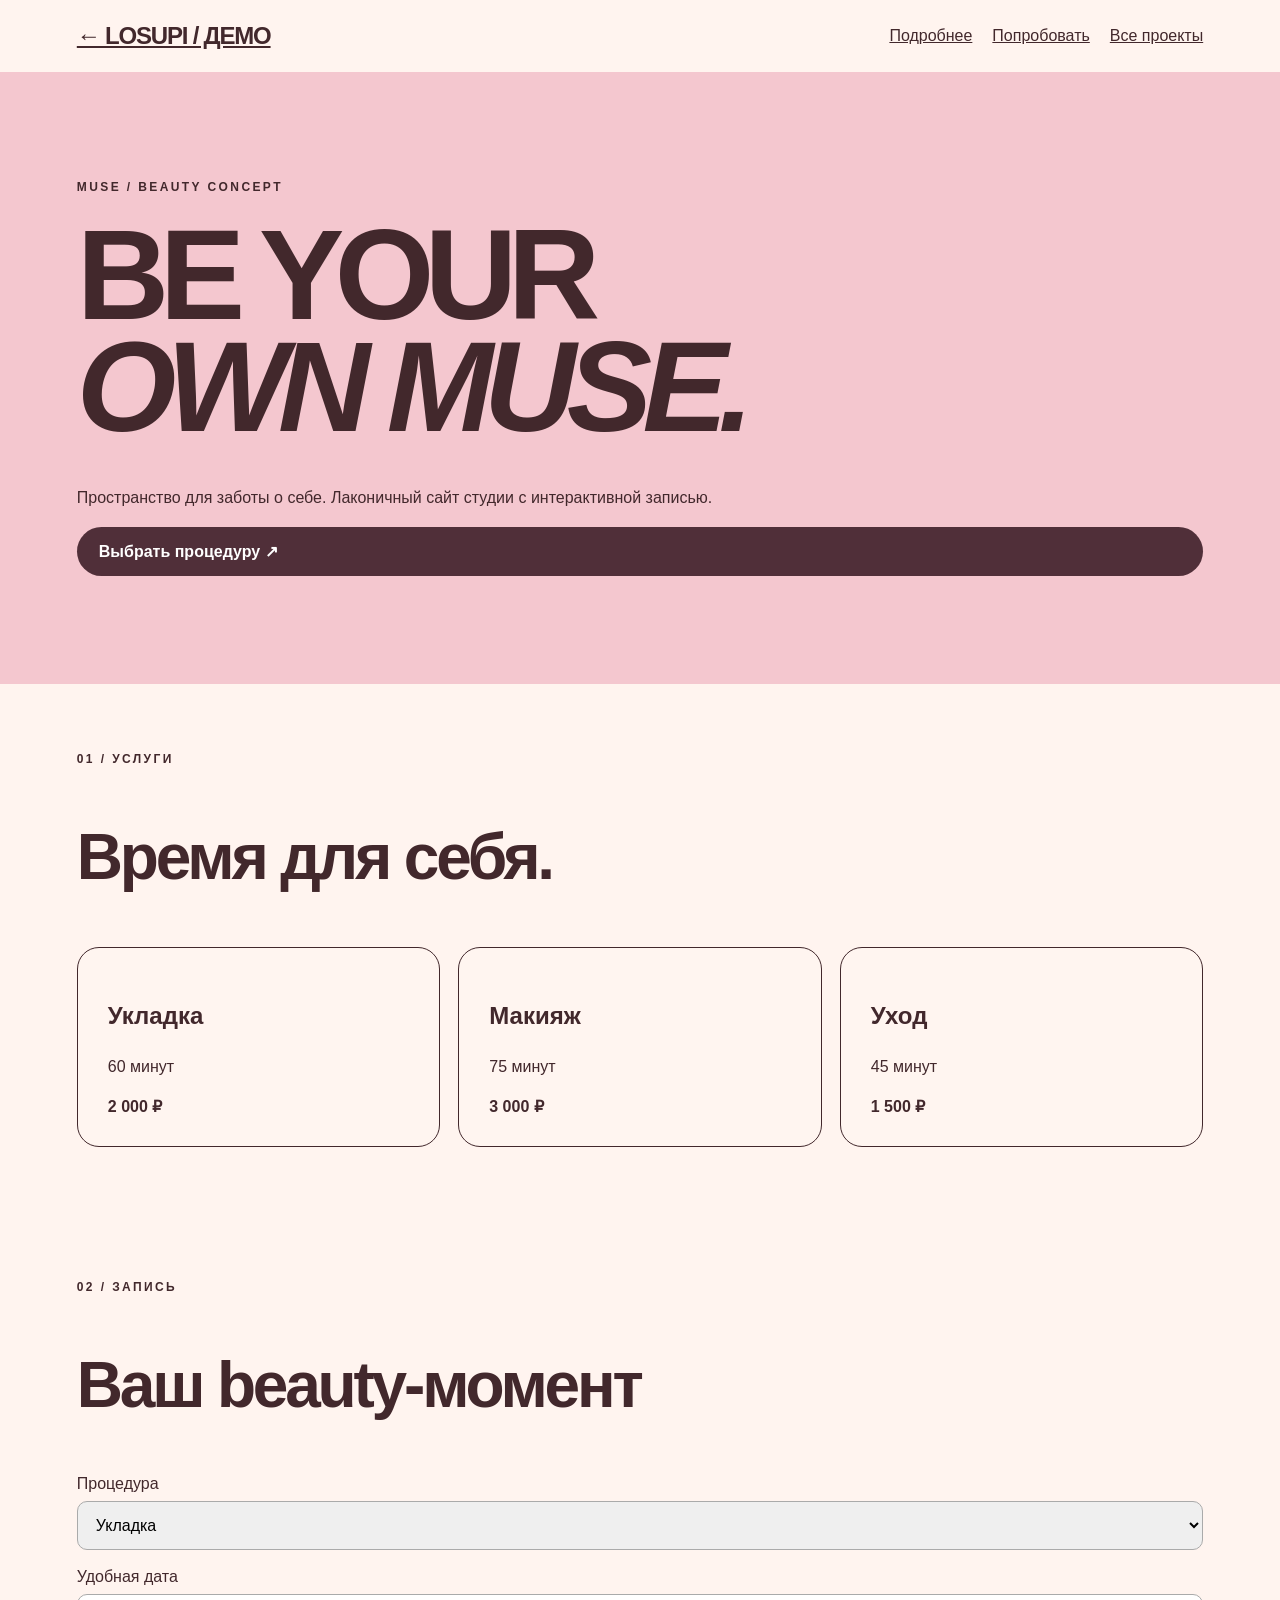
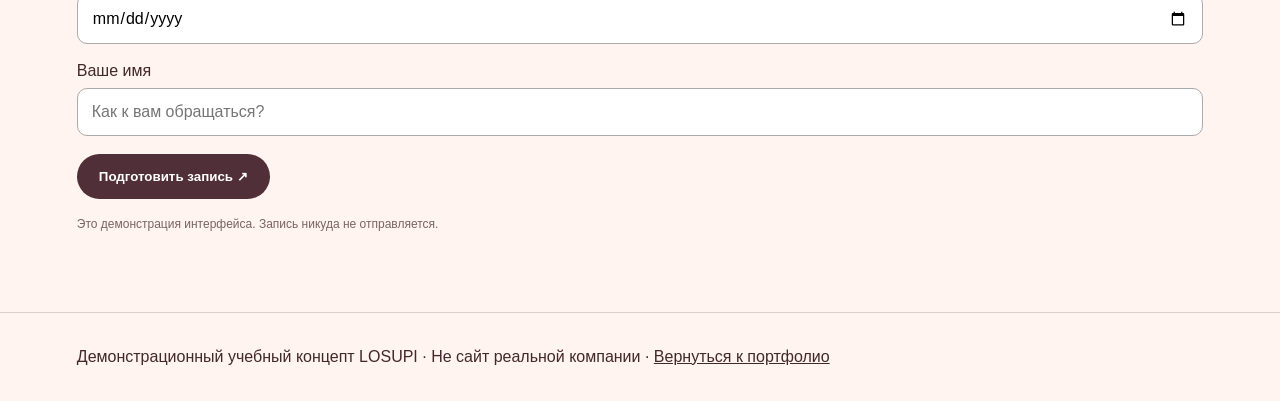
<file: beauty.html>
<!doctype html><html lang="ru"><head><meta charset="UTF-8"><meta name="viewport" content="width=device-width, initial-scale=1"><title>MUSE Beauty — демопроект LOSUPI</title><style>*{box-sizing:border-box}html{scroll-behavior:smooth}body{margin:0;background:#fff4ef;color:#42282c;font-family:Arial,sans-serif}a{color:inherit}header{display:flex;align-items:center;justify-content:space-between;padding:22px 6%;gap:20px}.brand{font-weight:900;letter-spacing:-.05em;font-size:24px}nav{display:flex;gap:20px;flex-wrap:wrap}.pill,button{border:0;border-radius:99px;background:#502f39;color:#fff;padding:15px 22px;font-weight:700;cursor:pointer;text-decoration:none;display:inline-block}.hero{min-height:68vh;padding:8% 6%;display:grid;align-content:center;background:#f4c7cf}h1{font-size:clamp(56px,10vw,150px);line-height:.88;letter-spacing:-.075em;margin:25px 0}h2{font-size:clamp(32px,5vw,70px);letter-spacing:-.05em}p{line-height:1.65;max-width:650px}section{padding:65px 6%}.grid{display:grid;grid-template-columns:repeat(auto-fit,minmax(230px,1fr));gap:18px}.card{padding:30px;border:1px solid currentColor;border-radius:22px;background:#ffffff14}.card h3{font-size:24px}input,select,textarea{width:100%;padding:14px;margin:8px 0 18px;border:1px solid #aaa;border-radius:10px;font:inherit}footer{padding:35px 6%;border-top:1px solid #8885}.notice{font-size:12px;opacity:.7}.tag{letter-spacing:.2em;font-size:12px;font-weight:800}button:hover,.pill:hover{filter:brightness(.9);transform:translateY(-2px)}@media(max-width:650px){header{align-items:flex-start;flex-direction:column}nav{gap:12px}}</style></head><body><header><a class="brand" href="../index.html#projects">← LOSUPI / ДЕМО</a><nav><a href="#details">Подробнее</a><a href="#action">Попробовать</a><a href="../index.html#projects">Все проекты</a></nav></header><main><section class="hero"><span class="tag">MUSE / BEAUTY CONCEPT</span><h1>BE YOUR<br><i>OWN MUSE.</i></h1><p>Пространство для заботы о себе. Лаконичный сайт студии с интерактивной записью.</p><a class="pill" href="#action">Выбрать процедуру ↗</a></section><section id="details"><span class="tag">01 / УСЛУГИ</span><h2>Время для себя.</h2><div class="grid"><div class="card"><h3>Укладка</h3><p>60 минут</p><b>2 000 ₽</b></div><div class="card"><h3>Макияж</h3><p>75 минут</p><b>3 000 ₽</b></div><div class="card"><h3>Уход</h3><p>45 минут</p><b>1 500 ₽</b></div></div></section><section id="action"><span class="tag">02 / ЗАПИСЬ</span><h2>Ваш beauty-момент</h2><form id="form"><label>Процедура<select id="service"><option>Укладка</option><option>Макияж</option><option>Уход</option></select></label><label>Удобная дата<input id="date" type="date" required></label><label>Ваше имя<input id="name" required placeholder="Как к вам обращаться?"></label><button>Подготовить запись ↗</button></form><p id="result" role="status"></p><p class="notice">Это демонстрация интерфейса. Запись никуда не отправляется.</p></section></main><footer>Демонстрационный учебный концепт LOSUPI · Не сайт реальной компании · <a href="../index.html">Вернуться к портфолио</a></footer><script>document.getElementById('date').min=new Date().toISOString().slice(0,10);document.getElementById('form').addEventListener('submit',e=>{e.preventDefault();document.getElementById('result').textContent='Демо-заявка: '+document.getElementById('name').value+', '+document.getElementById('service').value+', '+document.getElementById('date').value+'. В реальном проекте здесь подключается отправка.'})</script></body></html>
</file>
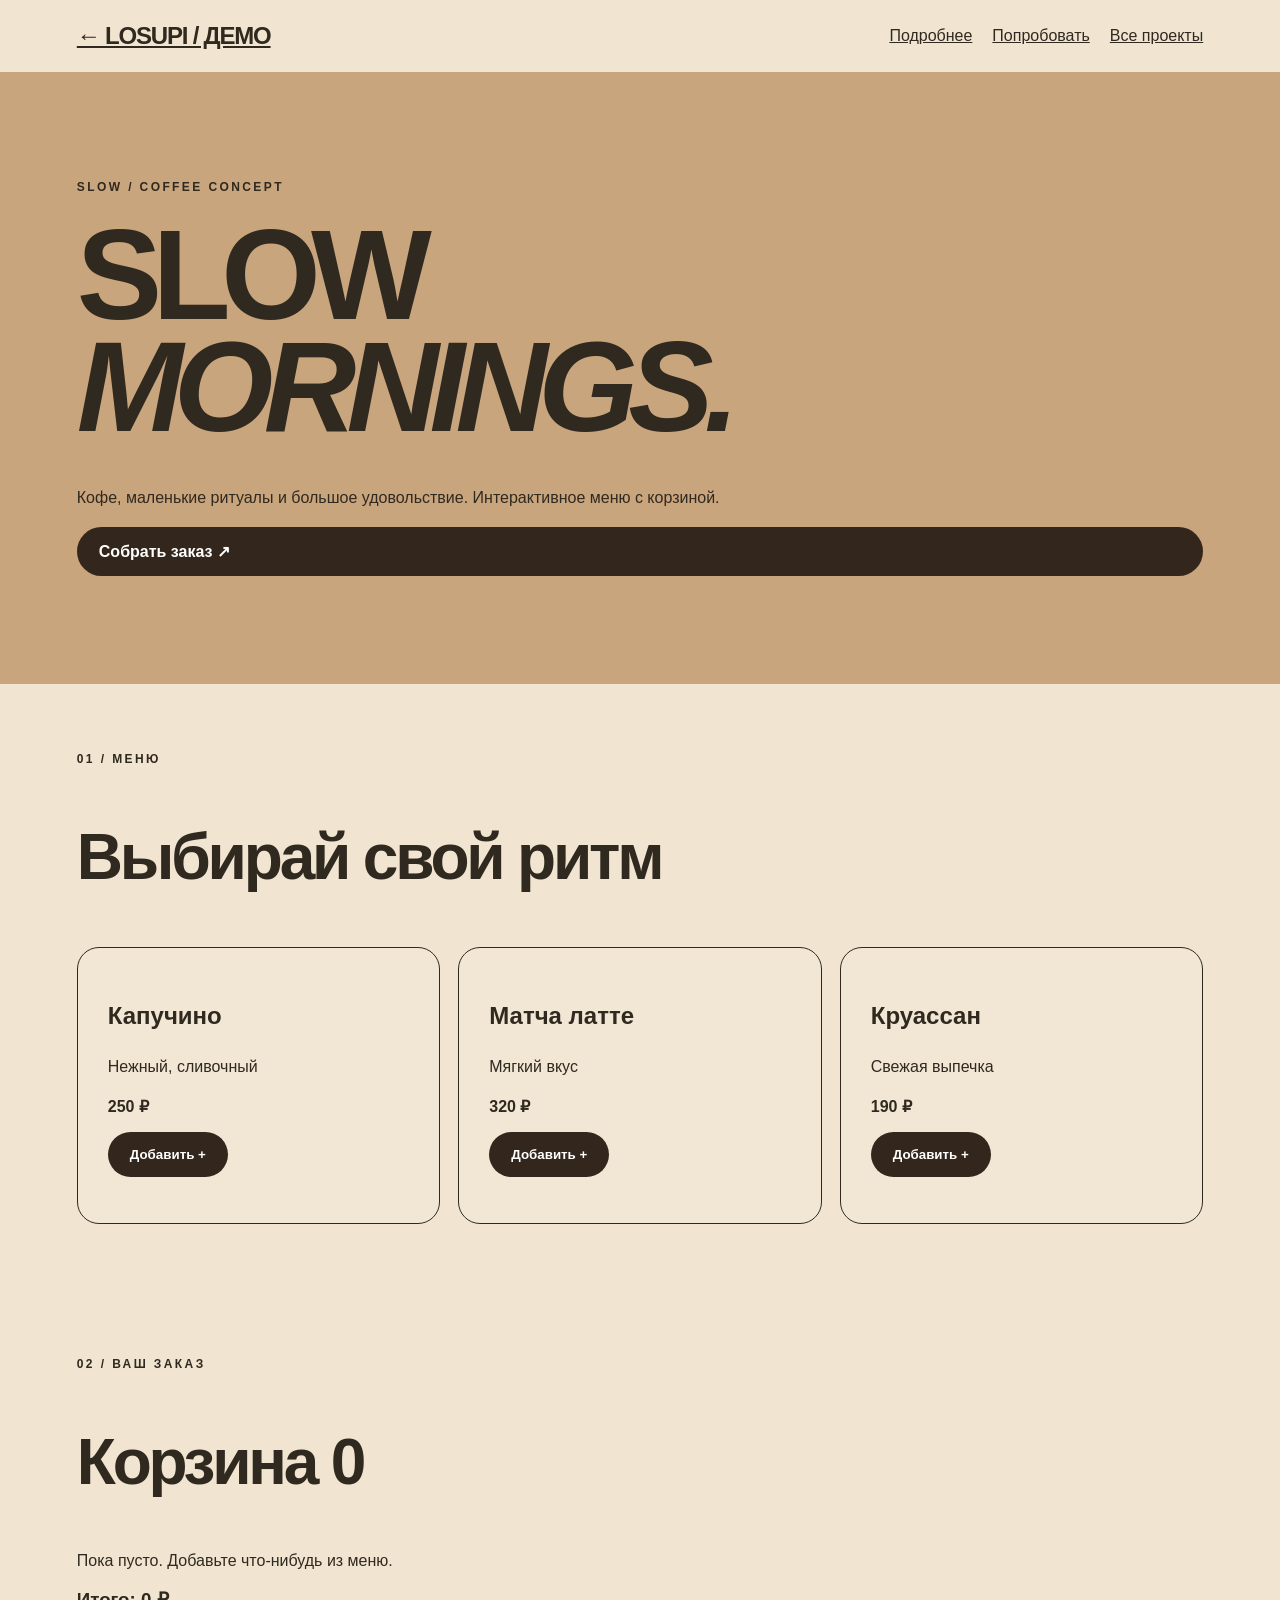
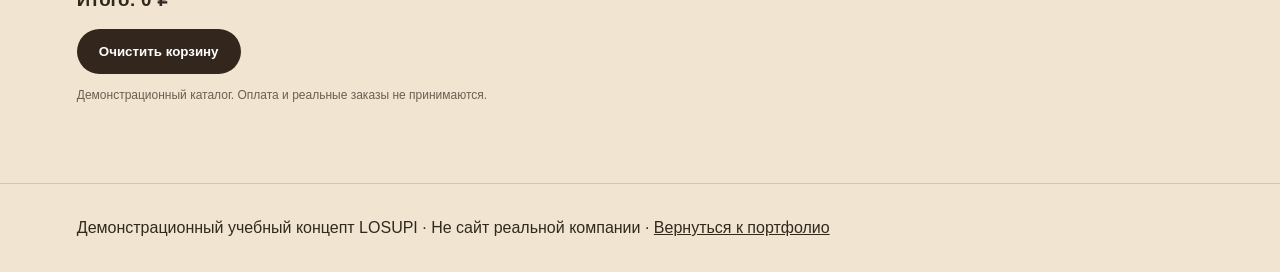
<file: coffee.html>
<!doctype html><html lang="ru"><head><meta charset="UTF-8"><meta name="viewport" content="width=device-width, initial-scale=1"><title>SLOW Coffee — демопроект LOSUPI</title><style>*{box-sizing:border-box}html{scroll-behavior:smooth}body{margin:0;background:#f1e5d1;color:#30291f;font-family:Arial,sans-serif}a{color:inherit}header{display:flex;align-items:center;justify-content:space-between;padding:22px 6%;gap:20px}.brand{font-weight:900;letter-spacing:-.05em;font-size:24px}nav{display:flex;gap:20px;flex-wrap:wrap}.pill,button{border:0;border-radius:99px;background:#33261c;color:#fff;padding:15px 22px;font-weight:700;cursor:pointer;text-decoration:none;display:inline-block}.hero{min-height:68vh;padding:8% 6%;display:grid;align-content:center;background:#c9a57d}h1{font-size:clamp(56px,10vw,150px);line-height:.88;letter-spacing:-.075em;margin:25px 0}h2{font-size:clamp(32px,5vw,70px);letter-spacing:-.05em}p{line-height:1.65;max-width:650px}section{padding:65px 6%}.grid{display:grid;grid-template-columns:repeat(auto-fit,minmax(230px,1fr));gap:18px}.card{padding:30px;border:1px solid currentColor;border-radius:22px;background:#ffffff14}.card h3{font-size:24px}input,select,textarea{width:100%;padding:14px;margin:8px 0 18px;border:1px solid #aaa;border-radius:10px;font:inherit}footer{padding:35px 6%;border-top:1px solid #8885}.notice{font-size:12px;opacity:.7}.tag{letter-spacing:.2em;font-size:12px;font-weight:800}button:hover,.pill:hover{filter:brightness(.9);transform:translateY(-2px)}@media(max-width:650px){header{align-items:flex-start;flex-direction:column}nav{gap:12px}}</style></head><body><header><a class="brand" href="../index.html#projects">← LOSUPI / ДЕМО</a><nav><a href="#details">Подробнее</a><a href="#action">Попробовать</a><a href="../index.html#projects">Все проекты</a></nav></header><main><section class="hero"><span class="tag">SLOW / COFFEE CONCEPT</span><h1>SLOW<br><i>MORNINGS.</i></h1><p>Кофе, маленькие ритуалы и большое удовольствие. Интерактивное меню с корзиной.</p><a class="pill" href="#details">Собрать заказ ↗</a></section><section id="details"><span class="tag">01 / МЕНЮ</span><h2>Выбирай свой ритм</h2><div class="grid"><div class="card"><h3>Капучино</h3><p>Нежный, сливочный</p><b>250 ₽</b><p><button onclick="add('Капучино',250)">Добавить +</button></p></div><div class="card"><h3>Матча латте</h3><p>Мягкий вкус</p><b>320 ₽</b><p><button onclick="add('Матча латте',320)">Добавить +</button></p></div><div class="card"><h3>Круассан</h3><p>Свежая выпечка</p><b>190 ₽</b><p><button onclick="add('Круассан',190)">Добавить +</button></p></div></div></section><section id="action"><span class="tag">02 / ВАШ ЗАКАЗ</span><h2>Корзина <span id="count">0</span></h2><div id="items">Пока пусто. Добавьте что-нибудь из меню.</div><h3>Итого: <span id="total">0</span> ₽</h3><button id="clear">Очистить корзину</button><p class="notice">Демонстрационный каталог. Оплата и реальные заказы не принимаются.</p></section></main><footer>Демонстрационный учебный концепт LOSUPI · Не сайт реальной компании · <a href="../index.html">Вернуться к портфолио</a></footer><script>let cart=[];function add(n,p){cart.push({n,p});render();document.getElementById('action').scrollIntoView({behavior:'smooth'})}function render(){document.getElementById('count').textContent=cart.length;document.getElementById('total').textContent=cart.reduce((s,x)=>s+x.p,0);document.getElementById('items').textContent=cart.length?cart.map(x=>x.n+' — '+x.p+' ₽').join(' · '):'Пока пусто. Добавьте что-нибудь из меню.'}document.getElementById('clear').onclick=()=>{cart=[];render()}</script></body></html>
</file>
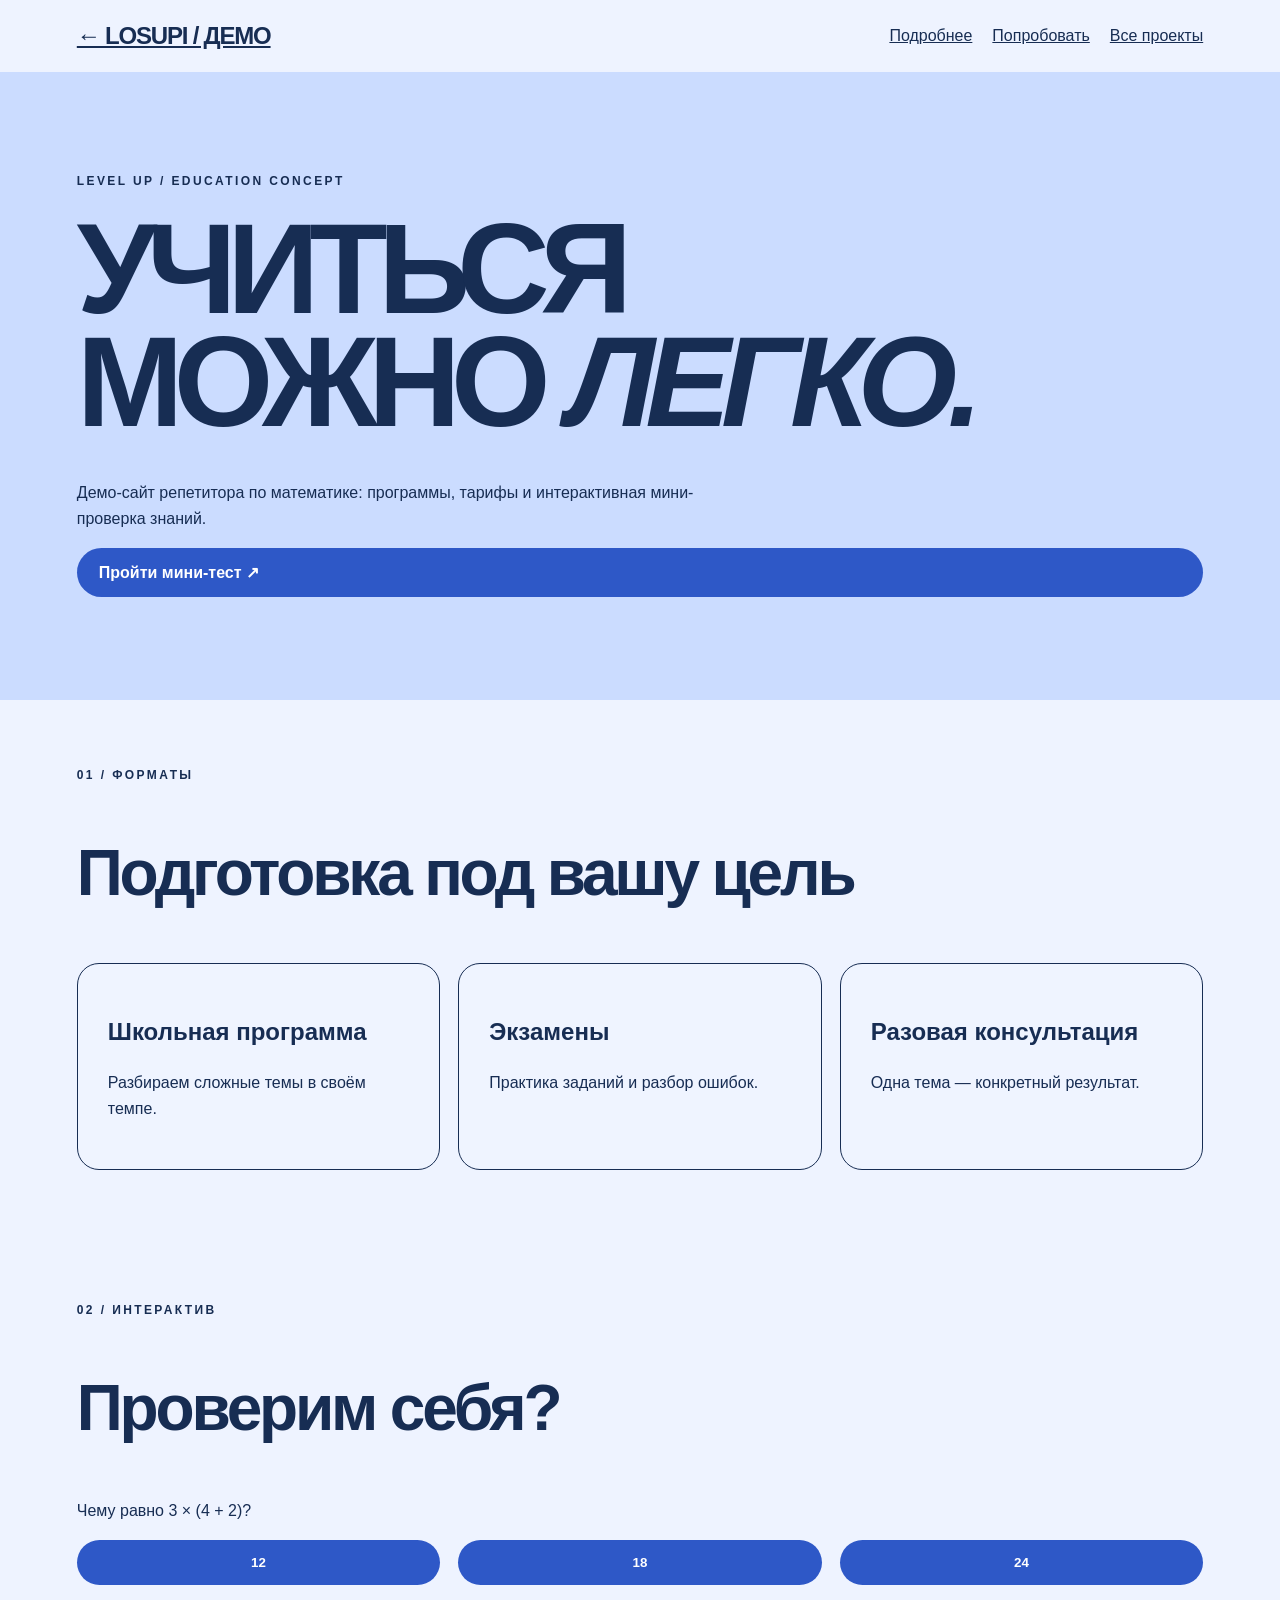
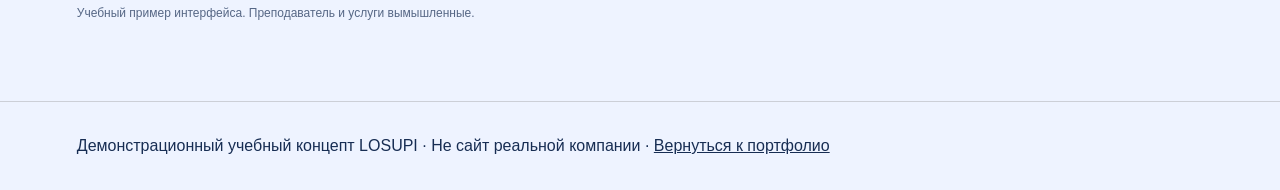
<file: tutor.html>
<!doctype html><html lang="ru"><head><meta charset="UTF-8"><meta name="viewport" content="width=device-width, initial-scale=1"><title>LEVEL UP — репетитор — демопроект LOSUPI</title><style>*{box-sizing:border-box}html{scroll-behavior:smooth}body{margin:0;background:#eef3ff;color:#172d53;font-family:Arial,sans-serif}a{color:inherit}header{display:flex;align-items:center;justify-content:space-between;padding:22px 6%;gap:20px}.brand{font-weight:900;letter-spacing:-.05em;font-size:24px}nav{display:flex;gap:20px;flex-wrap:wrap}.pill,button{border:0;border-radius:99px;background:#2e58c7;color:#fff;padding:15px 22px;font-weight:700;cursor:pointer;text-decoration:none;display:inline-block}.hero{min-height:68vh;padding:8% 6%;display:grid;align-content:center;background:#cbdcff}h1{font-size:clamp(56px,10vw,150px);line-height:.88;letter-spacing:-.075em;margin:25px 0}h2{font-size:clamp(32px,5vw,70px);letter-spacing:-.05em}p{line-height:1.65;max-width:650px}section{padding:65px 6%}.grid{display:grid;grid-template-columns:repeat(auto-fit,minmax(230px,1fr));gap:18px}.card{padding:30px;border:1px solid currentColor;border-radius:22px;background:#ffffff14}.card h3{font-size:24px}input,select,textarea{width:100%;padding:14px;margin:8px 0 18px;border:1px solid #aaa;border-radius:10px;font:inherit}footer{padding:35px 6%;border-top:1px solid #8885}.notice{font-size:12px;opacity:.7}.tag{letter-spacing:.2em;font-size:12px;font-weight:800}button:hover,.pill:hover{filter:brightness(.9);transform:translateY(-2px)}@media(max-width:650px){header{align-items:flex-start;flex-direction:column}nav{gap:12px}}</style></head><body><header><a class="brand" href="../index.html#projects">← LOSUPI / ДЕМО</a><nav><a href="#details">Подробнее</a><a href="#action">Попробовать</a><a href="../index.html#projects">Все проекты</a></nav></header><main><section class="hero"><span class="tag">LEVEL UP / EDUCATION CONCEPT</span><h1>УЧИТЬСЯ<br>МОЖНО <i>ЛЕГКО.</i></h1><p>Демо-сайт репетитора по математике: программы, тарифы и интерактивная мини-проверка знаний.</p><a class="pill" href="#action">Пройти мини-тест ↗</a></section><section id="details"><span class="tag">01 / ФОРМАТЫ</span><h2>Подготовка под вашу цель</h2><div class="grid"><div class="card"><h3>Школьная программа</h3><p>Разбираем сложные темы в своём темпе.</p></div><div class="card"><h3>Экзамены</h3><p>Практика заданий и разбор ошибок.</p></div><div class="card"><h3>Разовая консультация</h3><p>Одна тема — конкретный результат.</p></div></div></section><section id="action"><span class="tag">02 / ИНТЕРАКТИВ</span><h2>Проверим себя?</h2><p>Чему равно 3 × (4 + 2)?</p><div class="grid"><button onclick="answer(12)">12</button><button onclick="answer(18)">18</button><button onclick="answer(24)">24</button></div><h3 id="feedback" role="status"></h3><p class="notice">Учебный пример интерфейса. Преподаватель и услуги вымышленные.</p></section></main><footer>Демонстрационный учебный концепт LOSUPI · Не сайт реальной компании · <a href="../index.html">Вернуться к портфолио</a></footer><script>function answer(n){document.getElementById('feedback').textContent=n===18?'Верно! 3 × 6 = 18 🎉':'Почти! Сначала посчитайте выражение в скобках.'}</script></body></html>
</file>
